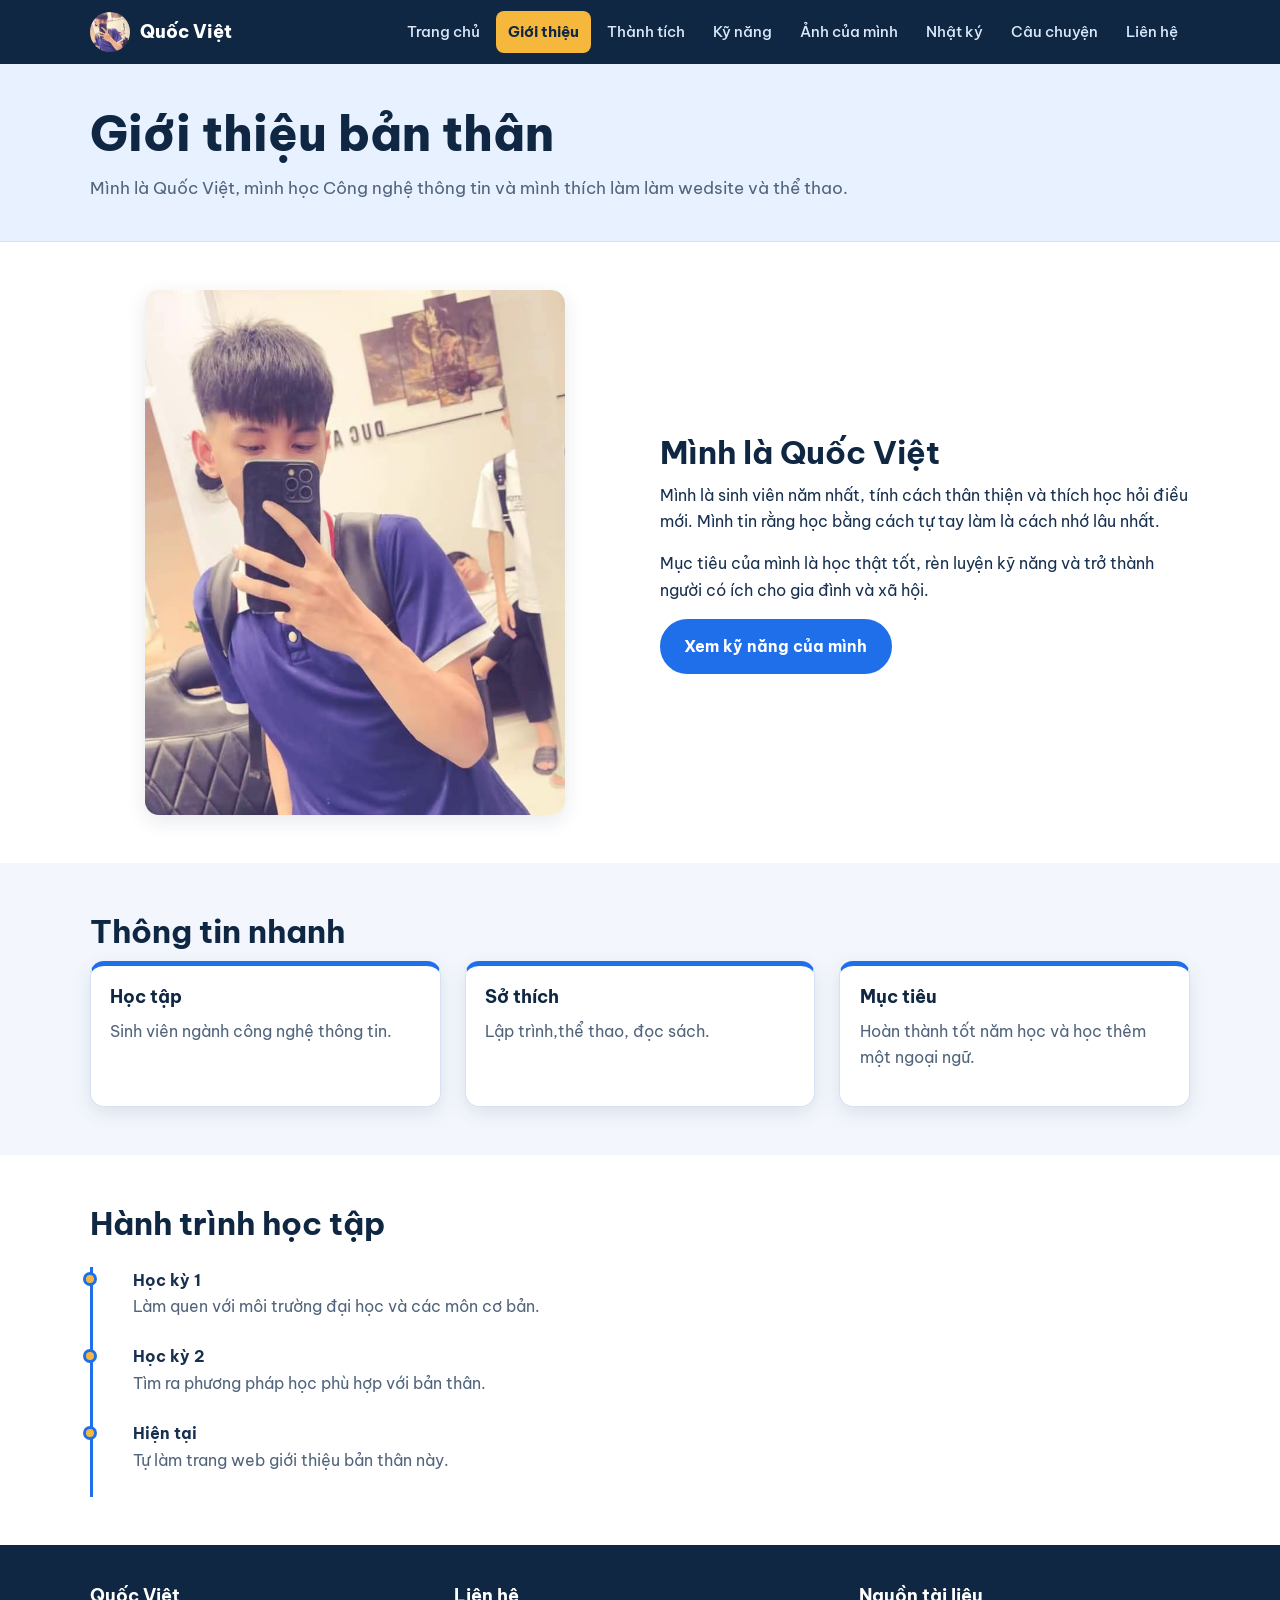
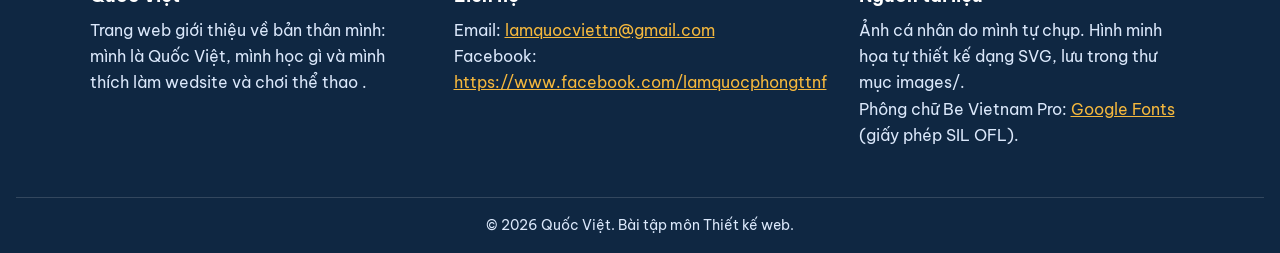
<file: about.html>
<!DOCTYPE html>
<html lang="vi">
<head>
  <meta charset="UTF-8">
  <meta name="viewport" content="width=device-width, initial-scale=1">
  <meta name="description" content="Thông tin cá nhân, học vấn và sở thích của Quốc Việt.">
  <title>Giới thiệu | Quốc Việt</title>
  <link rel="preconnect" href="https://fonts.googleapis.com">
  <link rel="preconnect" href="https://fonts.gstatic.com" crossorigin>
  <link href="https://fonts.googleapis.com/css2?family=Be+Vietnam+Pro:wght@400;500;700;800&display=swap" rel="stylesheet">
  <link rel="stylesheet" href="css/style.css">
</head>
<body>
  <a class="skip" href="#main">Bỏ qua điều hướng</a>
  <header class="site-header">
    <div class="container header-row">
      <a class="logo" href="index.html"><img src="images/anh-ban-than.jpg" alt="" width="40" height="40"><span>Quốc Việt</span></a>
      <input type="checkbox" id="menu-toggle" class="menu-toggle" aria-label="Mở menu">
      <label for="menu-toggle" class="menu-btn" aria-hidden="true"><span></span><span></span><span></span></label>
      <nav aria-label="Điều hướng chính"><ul class="nav-list"><li><a href="index.html">Trang chủ</a></li><li><a href="about.html" aria-current="page">Giới thiệu</a></li><li><a href="products.html">Thành tích</a></li><li><a href="services.html">Kỹ năng</a></li><li><a href="gallery.html">Ảnh của mình</a></li><li><a href="blog.html">Nhật ký</a></li><li><a href="details.html">Câu chuyện</a></li><li><a href="contact.html">Liên hệ</a></li></ul></nav>
    </div>
  </header>
  <main id="main">
<section class="page-hero"><div class="container"><h1>Giới thiệu bản thân</h1><p>Mình là Quốc Việt, mình học Công nghệ thông tin và mình thích làm làm wedsite và thể thao.</p></div></section>
    <section class="section">
      <div class="container split">
        <img class="photo-me" src="images/anh-ban-than.jpg" alt="Ảnh chụp Quốc Việt" width="640" height="800">
        <div>
          <h2>Mình là Quốc Việt</h2>
          <p>Mình là sinh viên năm nhất, tính cách thân thiện và thích học hỏi điều mới. Mình tin rằng học bằng cách tự tay làm là cách nhớ lâu nhất.</p>
          <p>Mục tiêu của mình là học thật tốt, rèn luyện kỹ năng và trở thành người có ích cho gia đình và xã hội.</p>
          <a class="btn" href="services.html">Xem kỹ năng của mình</a>
        </div>
      </div>
    </section>

    <section class="section section-tint">
      <div class="container">
        <h2>Thông tin nhanh</h2>
        <div class="grid grid-3">
          <article class="card card-text"><div class="card-body"><h3>Học tập</h3><p>Sinh viên ngành công nghệ thông tin.</p></div></article>
          <article class="card card-text"><div class="card-body"><h3>Sở thích</h3><p>Lập trình,thể thao, đọc sách.</p></div></article>
          <article class="card card-text"><div class="card-body"><h3>Mục tiêu</h3><p>Hoàn thành tốt năm học và học thêm một ngoại ngữ.</p></div></article>
        </div>
      </div>
    </section>

    <section class="section">
      <div class="container">
        <h2>Hành trình học tập</h2>
        <ol class="timeline">
          <li><strong>Học kỳ 1</strong><p>Làm quen với môi trường đại học và các môn cơ bản.</p></li>
          <li><strong>Học kỳ 2</strong><p>Tìm ra phương pháp học phù hợp với bản thân.</p></li>
          <li><strong>Hiện tại</strong><p>Tự làm trang web giới thiệu bản thân này.</p></li>
        </ol>
      </div>
    </section>
  </main>
  <footer class="site-footer">
    <div class="container footer-grid">
      <div>
        <h2>Quốc Việt</h2>
        <p>Trang web giới thiệu về bản thân mình: mình là Quốc Việt, mình học gì và mình thích làm wedsite và chơi thể thao .</p>
      </div>
      <div>
        <h2>Liên hệ</h2>
        <p>Email: <a href="mailto:email@example.com">lamquocviettn@gmail.com</a><br>
        Facebook: <a href="https://www.facebook.com/lamquocphongttn" target="_blank" rel="noopener">https://www.facebook.com/lamquocphongttnf</a></p>
      </div>
      <div>
        <h2>Nguồn tài liệu</h2>
        <p>Ảnh cá nhân do mình tự chụp. Hình minh họa tự thiết kế dạng SVG, lưu trong thư mục images/.<br>
        Phông chữ Be Vietnam Pro: <a href="https://fonts.google.com/specimen/Be+Vietnam+Pro" target="_blank" rel="noopener">Google Fonts</a> (giấy phép SIL OFL).</p>
      </div>
    </div>
    <p class="copy">&copy; 2026 Quốc Việt. Bài tập môn Thiết kế web.</p>
  </footer>
</body>
</html>
</file>
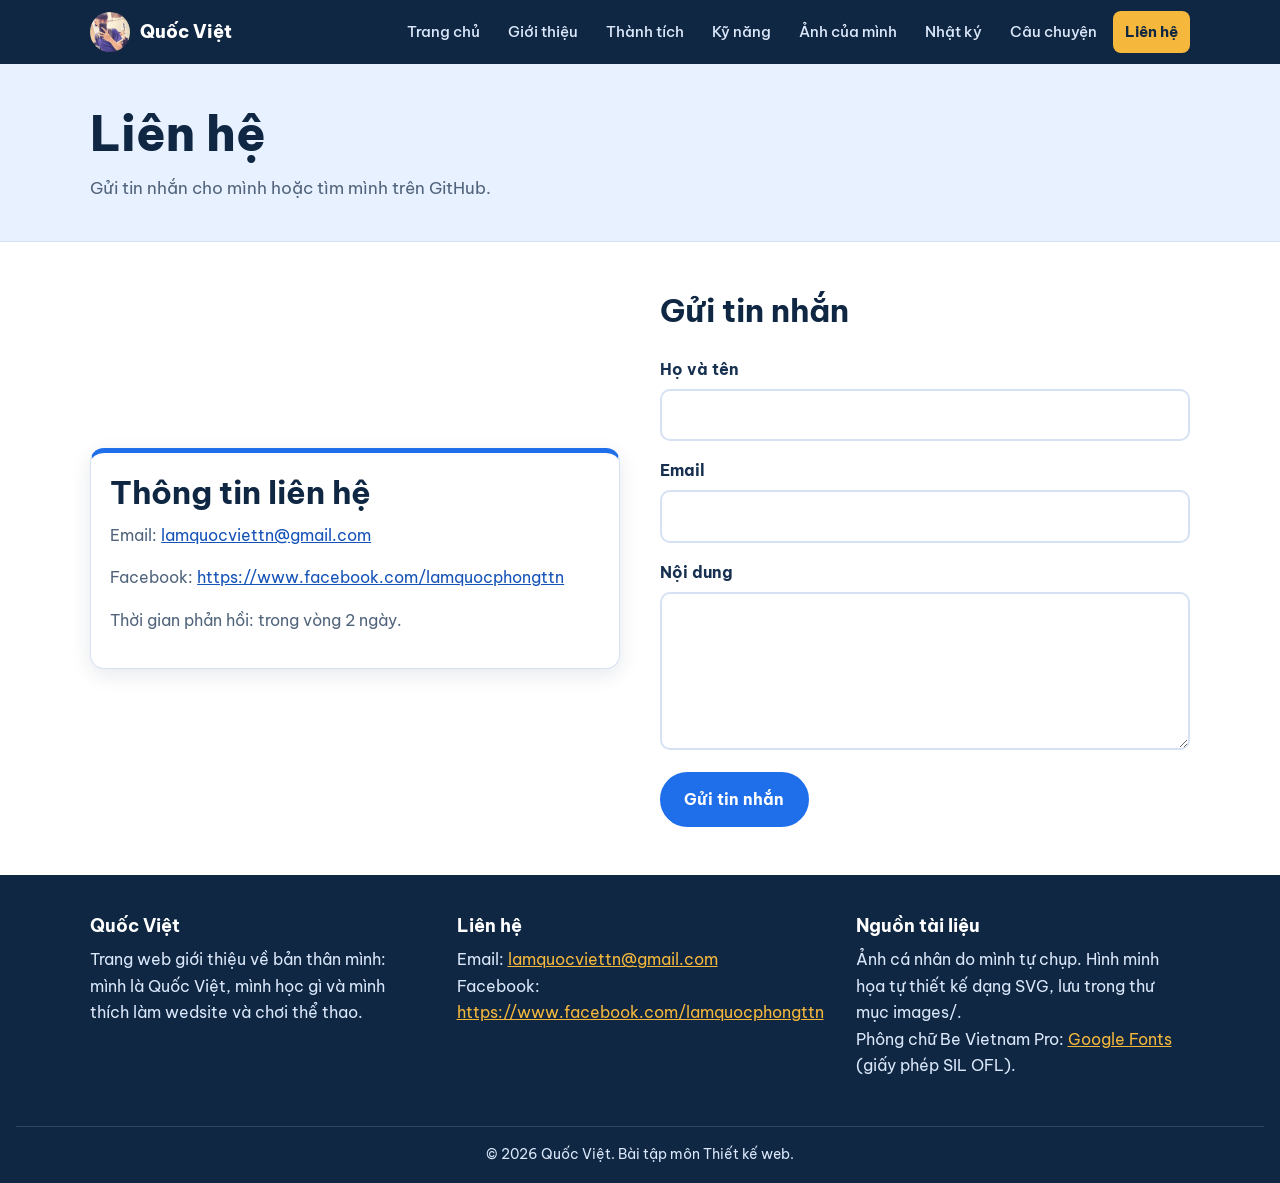
<file: contact.html>
<!DOCTYPE html>
<html lang="vi">
<head>
  <meta charset="UTF-8">
  <meta name="viewport" content="width=device-width, initial-scale=1">
  <meta name="description" content="Thông tin liên hệ Quốc Việt.">
  <title>Liên hệ | Quốc Việt</title>
  <link rel="preconnect" href="https://fonts.googleapis.com">
  <link rel="preconnect" href="https://fonts.gstatic.com" crossorigin>
  <link href="https://fonts.googleapis.com/css2?family=Be+Vietnam+Pro:wght@400;500;700;800&display=swap" rel="stylesheet">
  <link rel="stylesheet" href="css/style.css">
</head>
<body>
  <a class="skip" href="#main">Bỏ qua điều hướng</a>
  <header class="site-header">
    <div class="container header-row">
      <a class="logo" href="index.html"><img src="images/anh-ban-than.jpg" alt="" width="40" height="40"><span>Quốc Việt</span></a>
      <input type="checkbox" id="menu-toggle" class="menu-toggle" aria-label="Mở menu">
      <label for="menu-toggle" class="menu-btn" aria-hidden="true"><span></span><span></span><span></span></label>
      <nav aria-label="Điều hướng chính"><ul class="nav-list"><li><a href="index.html">Trang chủ</a></li><li><a href="about.html">Giới thiệu</a></li><li><a href="products.html">Thành tích</a></li><li><a href="services.html">Kỹ năng</a></li><li><a href="gallery.html">Ảnh của mình</a></li><li><a href="blog.html">Nhật ký</a></li><li><a href="details.html">Câu chuyện</a></li><li><a href="contact.html" aria-current="page">Liên hệ</a></li></ul></nav>
    </div>
  </header>
  <main id="main">
<section class="page-hero"><div class="container"><h1>Liên hệ</h1><p>Gửi tin nhắn cho mình hoặc tìm mình trên GitHub.</p></div></section>
    <section class="section">
      <div class="container split">
        <article class="card card-text"><div class="card-body">
          <h2>Thông tin liên hệ</h2>
          <p>Email: <a href="mailto:email@lamquocviettn@gmail.com">lamquocviettn@gmail.com</a></p>
          <p>Facebook: <a href="https://www.facebook.com/lamquocphongttn" target="_blank" rel="noopener">https://www.facebook.com/lamquocphongttn</a></p>
          <p>Thời gian phản hồi: trong vòng 2 ngày.</p>
        </div></article>
        <form class="form" action="mailto:email@example.com" method="post" enctype="text/plain">
          <h2>Gửi tin nhắn</h2>
          <label for="name">Họ và tên</label>
          <input id="name" name="name" type="text" required autocomplete="name">
          <label for="email">Email</label>
          <input id="email" name="email" type="email" required autocomplete="email">
          <label for="msg">Nội dung</label>
          <textarea id="msg" name="message" rows="5" required></textarea>
          <button class="btn" type="submit">Gửi tin nhắn</button>
        </form>
      </div>
    </section>
  </main>
  <footer class="site-footer">
    <div class="container footer-grid">
      <div>
        <h2>Quốc Việt</h2>
        <p>Trang web giới thiệu về bản thân mình: mình là Quốc Việt, mình học gì và mình thích làm wedsite và chơi thể thao.</p>
      </div>
      <div>
        <h2>Liên hệ</h2>
        <p>Email: <a href="mailto:lamquocviettn@gmail.com">lamquocviettn@gmail.com</a><br>
       Facebook: <a href="https://www.facebook.com/lamquocphongttn" target="_blank" rel="noopener">https://www.facebook.com/lamquocphongttn</a></p>
      </div>
      <div>
        <h2>Nguồn tài liệu</h2>
        <p>Ảnh cá nhân do mình tự chụp. Hình minh họa tự thiết kế dạng SVG, lưu trong thư mục images/.<br>
        Phông chữ Be Vietnam Pro: <a href="https://fonts.google.com/specimen/Be+Vietnam+Pro" target="_blank" rel="noopener">Google Fonts</a> (giấy phép SIL OFL).</p>
      </div>
    </div>
    <p class="copy">&copy; 2026 Quốc Việt. Bài tập môn Thiết kế web.</p>
  </footer>
</body>
</html>
</file>
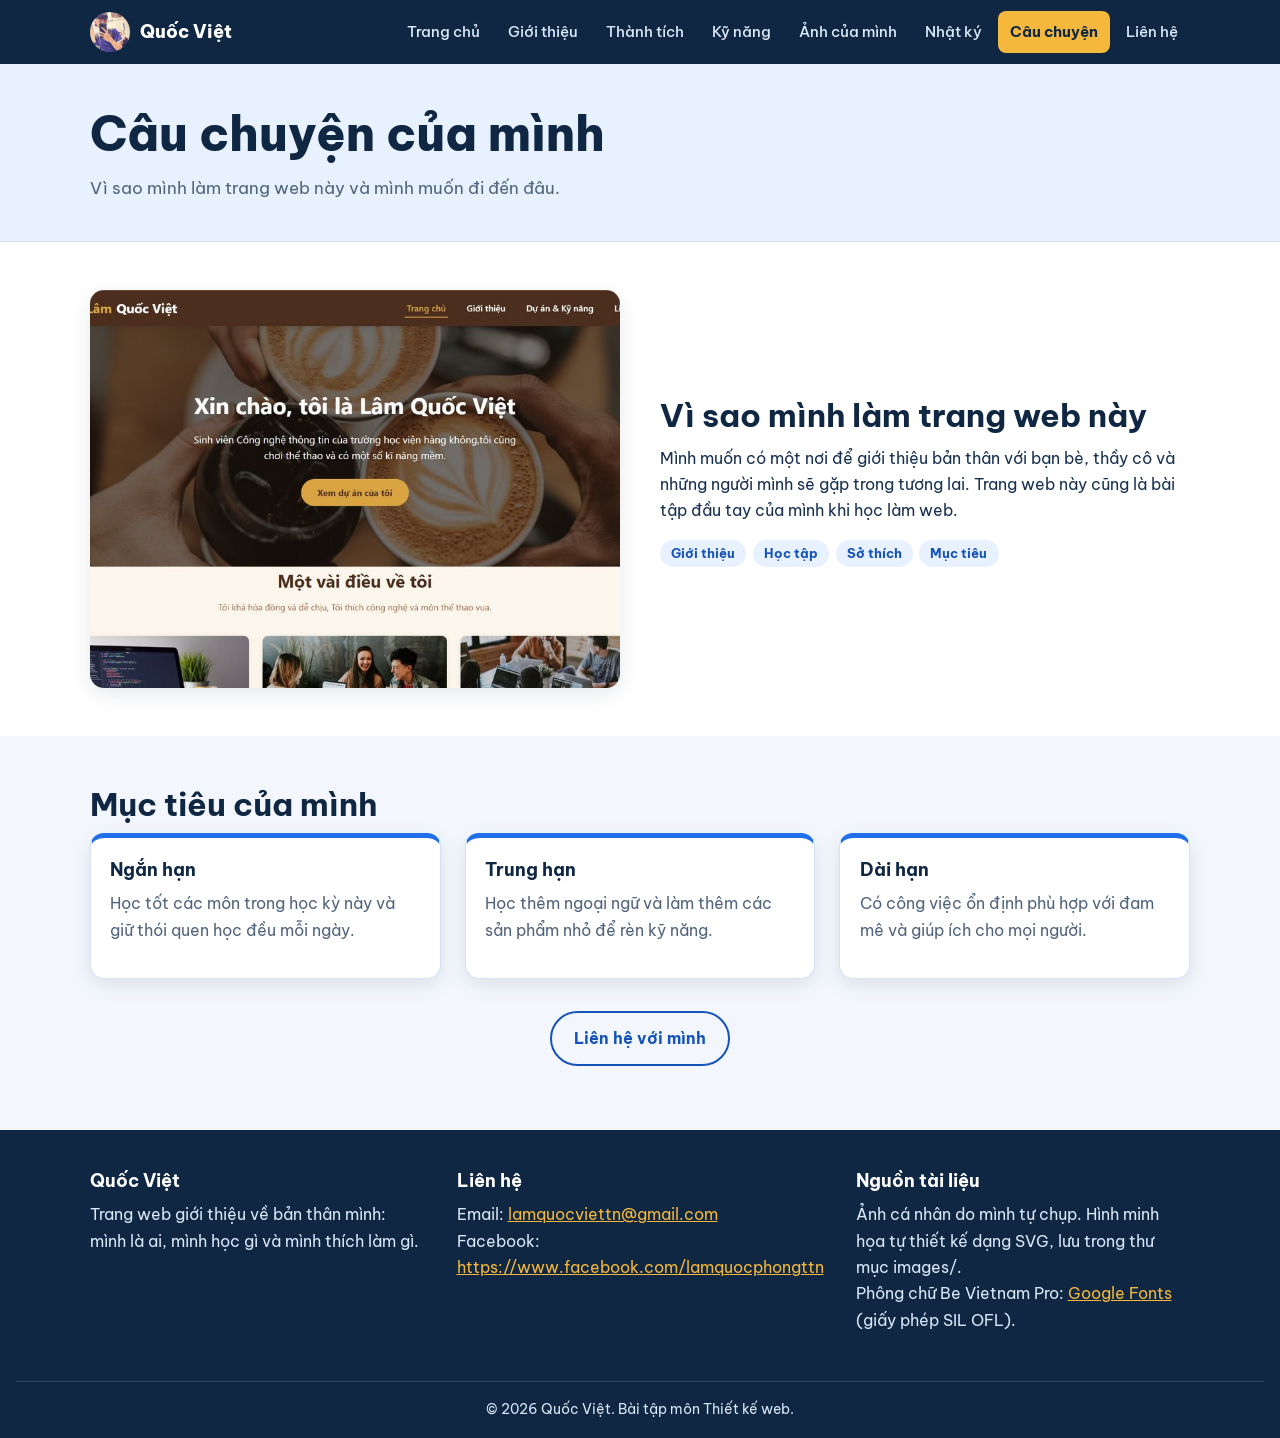
<file: details.html>
<!DOCTYPE html>
<html lang="vi">
<head>
  <meta charset="UTF-8">
  <meta name="viewport" content="width=device-width, initial-scale=1">
  <meta name="description" content="Câu chuyện và mục tiêu của Quốc Việt.">
  <title>Câu chuyện | Quốc Việt</title>
  <link rel="preconnect" href="https://fonts.googleapis.com">
  <link rel="preconnect" href="https://fonts.gstatic.com" crossorigin>
  <link href="https://fonts.googleapis.com/css2?family=Be+Vietnam+Pro:wght@400;500;700;800&display=swap" rel="stylesheet">
  <link rel="stylesheet" href="css/style.css">
</head>
<body>
  <a class="skip" href="#main">Bỏ qua điều hướng</a>
  <header class="site-header">
    <div class="container header-row">
      <a class="logo" href="index.html"><img src="images/anh-ban-than.jpg" alt="" width="40" height="40"><span>Quốc Việt</span></a>
      <input type="checkbox" id="menu-toggle" class="menu-toggle" aria-label="Mở menu">
      <label for="menu-toggle" class="menu-btn" aria-hidden="true"><span></span><span></span><span></span></label>
      <nav aria-label="Điều hướng chính"><ul class="nav-list"><li><a href="index.html">Trang chủ</a></li><li><a href="about.html">Giới thiệu</a></li><li><a href="products.html">Thành tích</a></li><li><a href="services.html">Kỹ năng</a></li><li><a href="gallery.html">Ảnh của mình</a></li><li><a href="blog.html">Nhật ký</a></li><li><a href="details.html" aria-current="page">Câu chuyện</a></li><li><a href="contact.html">Liên hệ</a></li></ul></nav>
    </div>
  </header>
  <main id="main">
<section class="page-hero"><div class="container"><h1>Câu chuyện của mình</h1><p>Vì sao mình làm trang web này và mình muốn đi đến đâu.</p></div></section>
    <section class="section">
      <div class="container split">
        <img src="images/anh-du-an-dau-tien.jpg" alt="Ảnh chụp trang web đầu tiên của mình" width="800" height="600">
        <article>
          <h2>Vì sao mình làm trang web này</h2>
          <p>Mình muốn có một nơi để giới thiệu bản thân với bạn bè, thầy cô và những người mình sẽ gặp trong tương lai. Trang web này cũng là bài tập đầu tay của mình khi học làm web.</p>
          <ul class="tags"><li>Giới thiệu</li><li>Học tập</li><li>Sở thích</li><li>Mục tiêu</li></ul>
        </article>
      </div>
    </section>
    <section class="section section-tint">
      <div class="container">
        <h2>Mục tiêu của mình</h2>
        <div class="grid grid-3">
          <article class="card card-text"><div class="card-body"><h3>Ngắn hạn</h3><p>Học tốt các môn trong học kỳ này và giữ thói quen học đều mỗi ngày.</p></div></article>
          <article class="card card-text"><div class="card-body"><h3>Trung hạn</h3><p>Học thêm ngoại ngữ và làm thêm các sản phẩm nhỏ để rèn kỹ năng.</p></div></article>
          <article class="card card-text"><div class="card-body"><h3>Dài hạn</h3><p>Có công việc ổn định phù hợp với đam mê và giúp ích cho mọi người.</p></div></article>
        </div>
        <p class="center"><a class="btn btn-ghost" href="contact.html">Liên hệ với mình</a></p>
      </div>
    </section>
  </main>
  <footer class="site-footer">
    <div class="container footer-grid">
      <div>
        <h2>Quốc Việt</h2>
        <p>Trang web giới thiệu về bản thân mình: mình là ai, mình học gì và mình thích làm gì.</p>
      </div>
      <div>
        <h2>Liên hệ</h2>
        <p>Email: <a href="mailto:lamquocviettn@gmail.com">lamquocviettn@gmail.com</a><br>
        Facebook: <a href="https://www.facebook.com/lamquocphongttn" target="_blank" rel="noopener">https://www.facebook.com/lamquocphongttn</a></p>
      </div>
      <div>
        <h2>Nguồn tài liệu</h2>
        <p>Ảnh cá nhân do mình tự chụp. Hình minh họa tự thiết kế dạng SVG, lưu trong thư mục images/.<br>
        Phông chữ Be Vietnam Pro: <a href="https://fonts.google.com/specimen/Be+Vietnam+Pro" target="_blank" rel="noopener">Google Fonts</a> (giấy phép SIL OFL).</p>
      </div>
    </div>
    <p class="copy">&copy; 2026 Quốc Việt. Bài tập môn Thiết kế web.</p>
  </footer>
</body>
</html>
</file>
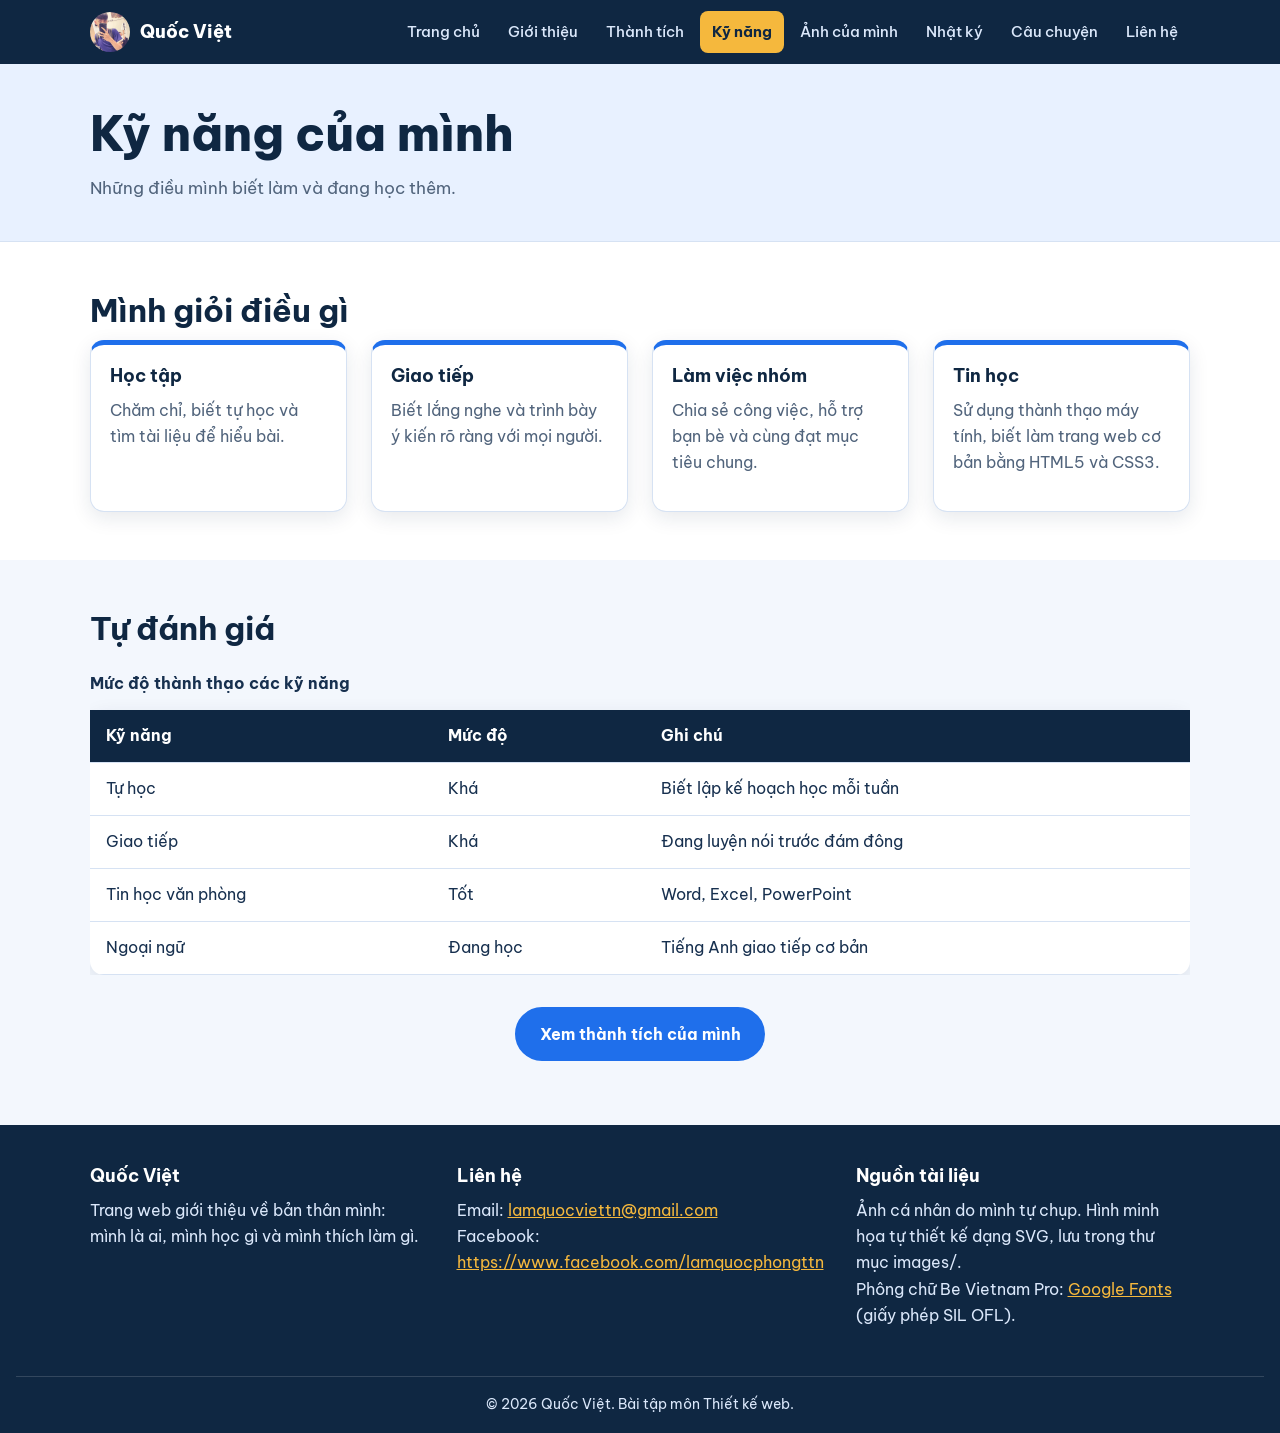
<file: services.html>
<!DOCTYPE html>
<html lang="vi">
<head>
  <meta charset="UTF-8">
  <meta name="viewport" content="width=device-width, initial-scale=1">
  <meta name="description" content="Kỹ năng của Quốc Việt.">
  <title>Kỹ năng | Quốc Việt</title>
  <link rel="preconnect" href="https://fonts.googleapis.com">
  <link rel="preconnect" href="https://fonts.gstatic.com" crossorigin>
  <link href="https://fonts.googleapis.com/css2?family=Be+Vietnam+Pro:wght@400;500;700;800&display=swap" rel="stylesheet">
  <link rel="stylesheet" href="css/style.css">
</head>
<body>
  <a class="skip" href="#main">Bỏ qua điều hướng</a>
  <header class="site-header">
    <div class="container header-row">
      <a class="logo" href="index.html"><img src="images/anh-ban-than.jpg" alt="" width="40" height="40"><span>Quốc Việt</span></a>
      <input type="checkbox" id="menu-toggle" class="menu-toggle" aria-label="Mở menu">
      <label for="menu-toggle" class="menu-btn" aria-hidden="true"><span></span><span></span><span></span></label>
      <nav aria-label="Điều hướng chính"><ul class="nav-list"><li><a href="index.html">Trang chủ</a></li><li><a href="about.html">Giới thiệu</a></li><li><a href="products.html">Thành tích</a></li><li><a href="services.html" aria-current="page">Kỹ năng</a></li><li><a href="gallery.html">Ảnh của mình</a></li><li><a href="blog.html">Nhật ký</a></li><li><a href="details.html">Câu chuyện</a></li><li><a href="contact.html">Liên hệ</a></li></ul></nav>
    </div>
  </header>
  <main id="main">
<section class="page-hero"><div class="container"><h1>Kỹ năng của mình</h1><p>Những điều mình biết làm và đang học thêm.</p></div></section>
    <section class="section">
      <div class="container">
        <h2>Mình giỏi điều gì</h2>
        <div class="grid grid-4">
          <article class="card card-text">
            <div class="card-body"><h3>Học tập</h3><p>Chăm chỉ, biết tự học và tìm tài liệu để hiểu bài.</p></div>
          </article>
          <article class="card card-text"><div class="card-body"><h3>Giao tiếp</h3><p>Biết lắng nghe và trình bày ý kiến rõ ràng với mọi người.</p></div></article>
          <article class="card card-text">
            <div class="card-body"><h3>Làm việc nhóm</h3><p>Chia sẻ công việc, hỗ trợ bạn bè và cùng đạt mục tiêu chung.</p></div>
          </article>
          <article class="card card-text"><div class="card-body"><h3>Tin học</h3><p>Sử dụng thành thạo máy tính, biết làm trang web cơ bản bằng HTML5 và CSS3.</p></div></article>
        </div>
      </div>
    </section>
    <section class="section section-tint">
      <div class="container">
        <h2>Tự đánh giá</h2>
        <div class="table-wrap">
          <table>
            <caption>Mức độ thành thạo các kỹ năng</caption>
            <thead><tr><th scope="col">Kỹ năng</th><th scope="col">Mức độ</th><th scope="col">Ghi chú</th></tr></thead>
            <tbody>
              <tr><td>Tự học</td><td>Khá</td><td>Biết lập kế hoạch học mỗi tuần</td></tr>
              <tr><td>Giao tiếp</td><td>Khá</td><td>Đang luyện nói trước đám đông</td></tr>
              <tr><td>Tin học văn phòng</td><td>Tốt</td><td>Word, Excel, PowerPoint</td></tr>
              <tr><td>Ngoại ngữ</td><td>Đang học</td><td>Tiếng Anh giao tiếp cơ bản</td></tr>
            </tbody>
          </table>
        </div>
        <p class="center"><a class="btn" href="products.html">Xem thành tích của mình</a></p>
      </div>
    </section>
  </main>
  <footer class="site-footer">
    <div class="container footer-grid">
      <div>
        <h2>Quốc Việt</h2>
        <p>Trang web giới thiệu về bản thân mình: mình là ai, mình học gì và mình thích làm gì.</p>
      </div>
      <div>
        <h2>Liên hệ</h2>
        <p>Email: <a href="lamquocviettn@gmail.com">lamquocviettn@gmail.com</a><br>
        Facebook: <a href="https://www.facebook.com/lamquocphongttn" target="_blank" rel="noopener">https://www.facebook.com/lamquocphongttn</a></p>
      </div>
      <div>
        <h2>Nguồn tài liệu</h2>
        <p>Ảnh cá nhân do mình tự chụp. Hình minh họa tự thiết kế dạng SVG, lưu trong thư mục images/.<br>
        Phông chữ Be Vietnam Pro: <a href="https://fonts.google.com/specimen/Be+Vietnam+Pro" target="_blank" rel="noopener">Google Fonts</a> (giấy phép SIL OFL).</p>
      </div>
    </div>
    <p class="copy">&copy; 2026 Quốc Việt. Bài tập môn Thiết kế web.</p>
  </footer>
</body>
</html>
</file>
<file: css/style.css>
/* ===== Biến màu và cỡ chữ ===== */
:root{
  --navy:#0f2742; --blue:#1f6feb; --blue-dark:#1553b8; --sun:#f5b83d;
  --pale:#e8f1ff; --bg:#ffffff; --text:#17304f; --muted:#51647c; --line:#d6e2f3;
  --radius:14px; --shadow:0 6px 20px rgba(15,39,66,.10);
  --font:"Be Vietnam Pro",system-ui,-apple-system,"Segoe UI",Roboto,Arial,sans-serif;
}
*,*::before,*::after{box-sizing:border-box}
html{scroll-behavior:smooth;-webkit-text-size-adjust:100%}
body{margin:0;font-family:var(--font);color:var(--text);background:var(--bg);line-height:1.65;font-size:1rem;overflow-x:hidden}
img{max-width:100%;height:auto;display:block}
a{color:var(--blue-dark)}
a:focus-visible,button:focus-visible,input:focus-visible,textarea:focus-visible,label:focus-visible{outline:3px solid var(--sun);outline-offset:2px}
h1,h2,h3{line-height:1.25;color:var(--navy);margin:0 0 .6rem}
h1{font-size:clamp(1.9rem,5vw,3rem);font-weight:800}
h2{font-size:clamp(1.4rem,3.2vw,2rem);font-weight:700}
h3{font-size:1.15rem;font-weight:700}
p{margin:0 0 1rem}
.container{width:min(1100px,100% - 2rem);margin-inline:auto}
.skip{position:absolute;left:-999px;top:0;background:var(--sun);color:var(--navy);padding:.5rem 1rem;z-index:100}
.skip:focus{left:0}
.center{text-align:center;margin-top:2rem}

/* ===== Header + Navigation ===== */
.site-header{background:var(--navy);position:sticky;top:0;z-index:50}
.header-row{display:flex;align-items:center;justify-content:space-between;min-height:64px;gap:1rem;position:relative}
.logo{display:flex;align-items:center;gap:.6rem;color:#fff;text-decoration:none;font-weight:800;font-size:1.15rem}
.logo img{width:40px;height:40px;object-fit:cover;border-radius:50%;background:var(--pale)}
.nav-list{list-style:none;margin:0;padding:0;display:flex;flex-wrap:wrap;gap:.25rem}
.nav-list a{display:block;color:#dbe8fb;text-decoration:none;padding:.5rem .75rem;border-radius:8px;font-weight:500;font-size:.95rem}
.nav-list a:hover{background:rgba(255,255,255,.12);color:#fff}
.nav-list a[aria-current="page"]{background:var(--sun);color:var(--navy);font-weight:700}
.menu-toggle{position:absolute;opacity:0;pointer-events:none}
.menu-btn{display:none;cursor:pointer;padding:.6rem;flex-direction:column;gap:5px}
.menu-btn span{display:block;width:26px;height:3px;background:#fff;border-radius:2px;transition:transform .2s,opacity .2s}
.menu-toggle:focus-visible + .menu-btn{outline:3px solid var(--sun);border-radius:6px}

/* ===== Banner / Hero ===== */
.hero{background:linear-gradient(135deg,var(--navy),#16406f);color:#fff;padding:3.5rem 0}
.hero h1{color:#fff}
.hero-grid{display:grid;grid-template-columns:1.1fr .9fr;gap:2.5rem;align-items:center}
.lead{font-size:1.1rem;color:#dbe8fb;max-width:52ch}
.hero-grid img{border-radius:var(--radius);box-shadow:0 12px 30px rgba(0,0,0,.35)}
.page-hero{background:var(--pale);padding:2.5rem 0;border-bottom:1px solid var(--line)}
.page-hero p{color:var(--muted);margin:0;font-size:1.05rem}

/* ===== Section ===== */
.section{padding:3rem 0}
.section-tint{background:#f3f7fd}
.section-sub{color:var(--muted);margin-bottom:1.5rem}

/* ===== Button / Link ===== */
.btn{display:inline-block;background:var(--blue);color:#fff;text-decoration:none;font:inherit;font-weight:700;padding:.75rem 1.4rem;border-radius:999px;border:2px solid var(--blue);cursor:pointer;transition:background .2s,transform .2s}
.btn:hover{background:var(--blue-dark);border-color:var(--blue-dark)}
.btn-ghost{background:transparent;color:inherit;border-color:currentColor}
.hero .btn-ghost{color:#fff}
.section .btn-ghost,.center .btn-ghost{color:var(--blue-dark)}
.btn-ghost:hover{background:var(--blue);color:#fff;border-color:var(--blue)}
.btn-small{padding:.45rem 1rem;font-size:.9rem}
.btn-row{display:flex;flex-wrap:wrap;gap:.8rem;margin-top:1.4rem}

/* ===== Grid + Card ===== */
.grid{display:grid;gap:1.5rem}
.grid-3{grid-template-columns:repeat(3,1fr)}
.grid-4{grid-template-columns:repeat(4,1fr)}
.card{background:#fff;border:1px solid var(--line);border-radius:var(--radius);box-shadow:var(--shadow);overflow:hidden;display:flex;flex-direction:column}
.card img{width:100%;aspect-ratio:4/3;object-fit:cover}
.card img.homepage-shot{object-position:top}
.card-body{padding:1.2rem;display:flex;flex-direction:column;align-items:flex-start;flex:1}
.card-text{border-top:5px solid var(--blue)}
.card-body p{color:var(--muted)}
.card-body .btn{margin-top:auto}
.meta{font-size:.85rem;margin-bottom:.4rem}
.tags{list-style:none;padding:0;margin:0 0 1rem;display:flex;flex-wrap:wrap;gap:.4rem}
.tags li{background:var(--pale);color:var(--blue-dark);font-size:.8rem;font-weight:700;padding:.2rem .7rem;border-radius:999px}

/* ===== Split, figure, timeline, table ===== */
.split{display:grid;grid-template-columns:1fr 1fr;gap:2.5rem;align-items:center}
.split > img{border-radius:var(--radius);box-shadow:var(--shadow)}
.round{border-radius:var(--radius)}
.shot{margin:0;border-radius:var(--radius);overflow:hidden;box-shadow:var(--shadow);background:#fff;border:1px solid var(--line)}
.shot img{width:100%;aspect-ratio:4/3;object-fit:cover}
.shot figcaption{padding:.8rem 1rem;font-weight:500}
.photo-credit{display:block;padding:0 1rem .8rem;color:var(--muted);font-size:.75rem;line-height:1.4}
.note{color:var(--muted);font-size:.9rem;margin-top:1.5rem}
.timeline{list-style:none;margin:1.5rem 0 0;padding:0 0 0 1.5rem;border-left:3px solid var(--blue)}
.timeline li{position:relative;padding:0 0 1.5rem 1rem}
.timeline li::before{content:"";position:absolute;left:-2.1rem;top:.35rem;width:14px;height:14px;border-radius:50%;background:var(--sun);border:3px solid var(--blue)}
.timeline p{margin:0;color:var(--muted)}
.table-wrap{overflow-x:auto}
table{width:100%;border-collapse:collapse;background:#fff;border-radius:var(--radius);overflow:hidden;box-shadow:var(--shadow)}
caption{text-align:left;font-weight:700;padding:.8rem 0}
th,td{padding:.8rem 1rem;text-align:left;border-bottom:1px solid var(--line)}
th{background:var(--navy);color:#fff}

/* ===== CTA + Form ===== */
.cta{background:var(--pale);border-radius:var(--radius);padding:2.5rem 1.5rem;text-align:center}
.form{display:flex;flex-direction:column;gap:.4rem}
.form label{font-weight:700;margin-top:.6rem}
.form input,.form textarea{font:inherit;padding:.7rem .9rem;border:2px solid var(--line);border-radius:10px;width:100%}
.form input:focus,.form textarea:focus{border-color:var(--blue)}
.form .btn{margin-top:1rem;align-self:flex-start}

/* ===== Footer ===== */
.site-footer{background:var(--navy);color:#dbe8fb;padding:2.5rem 0 1rem}
.site-footer h2{color:#fff;font-size:1.1rem}
.site-footer a{color:var(--sun)}
.footer-grid{display:grid;grid-template-columns:repeat(3,1fr);gap:2rem}
.copy{text-align:center;border-top:1px solid rgba(255,255,255,.15);margin:2rem 1rem 0;padding-top:1rem;font-size:.9rem}

/* ===== Responsive: Tablet ===== */
@media (max-width:900px){
  .grid-3,.grid-4{grid-template-columns:repeat(2,1fr)}
  .footer-grid{grid-template-columns:1fr 1fr}
  .hero-grid,.split{grid-template-columns:1fr}
  .hero{padding:2.5rem 0}
  .menu-btn{display:flex}
  nav{position:absolute;top:100%;left:-1rem;right:-1rem;background:var(--navy);display:none;padding:.5rem 1rem 1rem}
  .menu-toggle:checked ~ nav{display:block}
  .nav-list{flex-direction:column}
  .menu-toggle:checked + .menu-btn span:nth-child(1){transform:translateY(8px) rotate(45deg)}
  .menu-toggle:checked + .menu-btn span:nth-child(2){opacity:0}
  .menu-toggle:checked + .menu-btn span:nth-child(3){transform:translateY(-8px) rotate(-45deg)}
}
/* ===== Responsive: Mobile ===== */
@media (max-width:600px){
  .grid-3,.grid-4,.footer-grid{grid-template-columns:1fr}
  .section{padding:2rem 0}
  .btn-row .btn{width:100%;text-align:center}
  .form .btn{align-self:stretch}
  th,td{padding:.6rem .7rem;font-size:.9rem}
}
@media (prefers-reduced-motion:reduce){*{transition:none!important;scroll-behavior:auto!important}}
/* Ảnh cá nhân */
.photo-me{width:100%;max-width:420px;aspect-ratio:4/5;object-fit:cover;object-position:top;border-radius:var(--radius);box-shadow:var(--shadow);margin-inline:auto}
</file>
